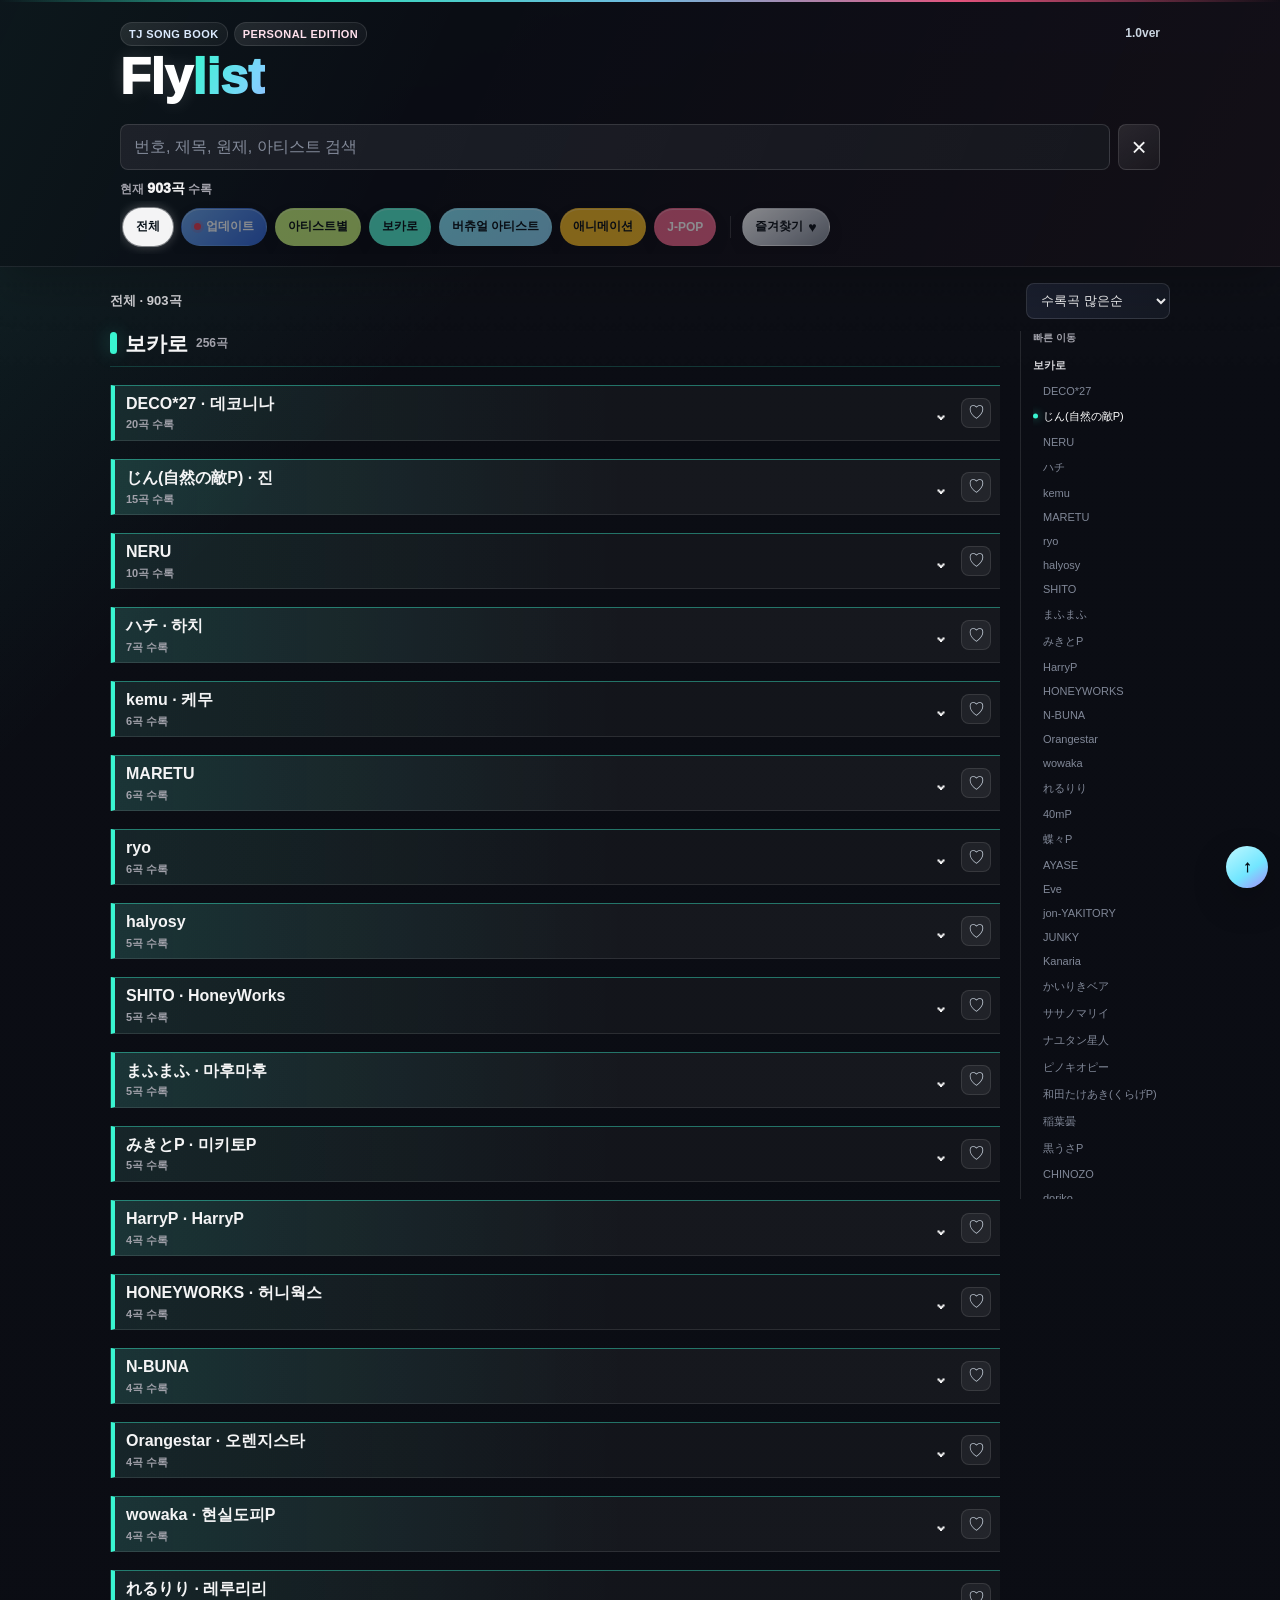
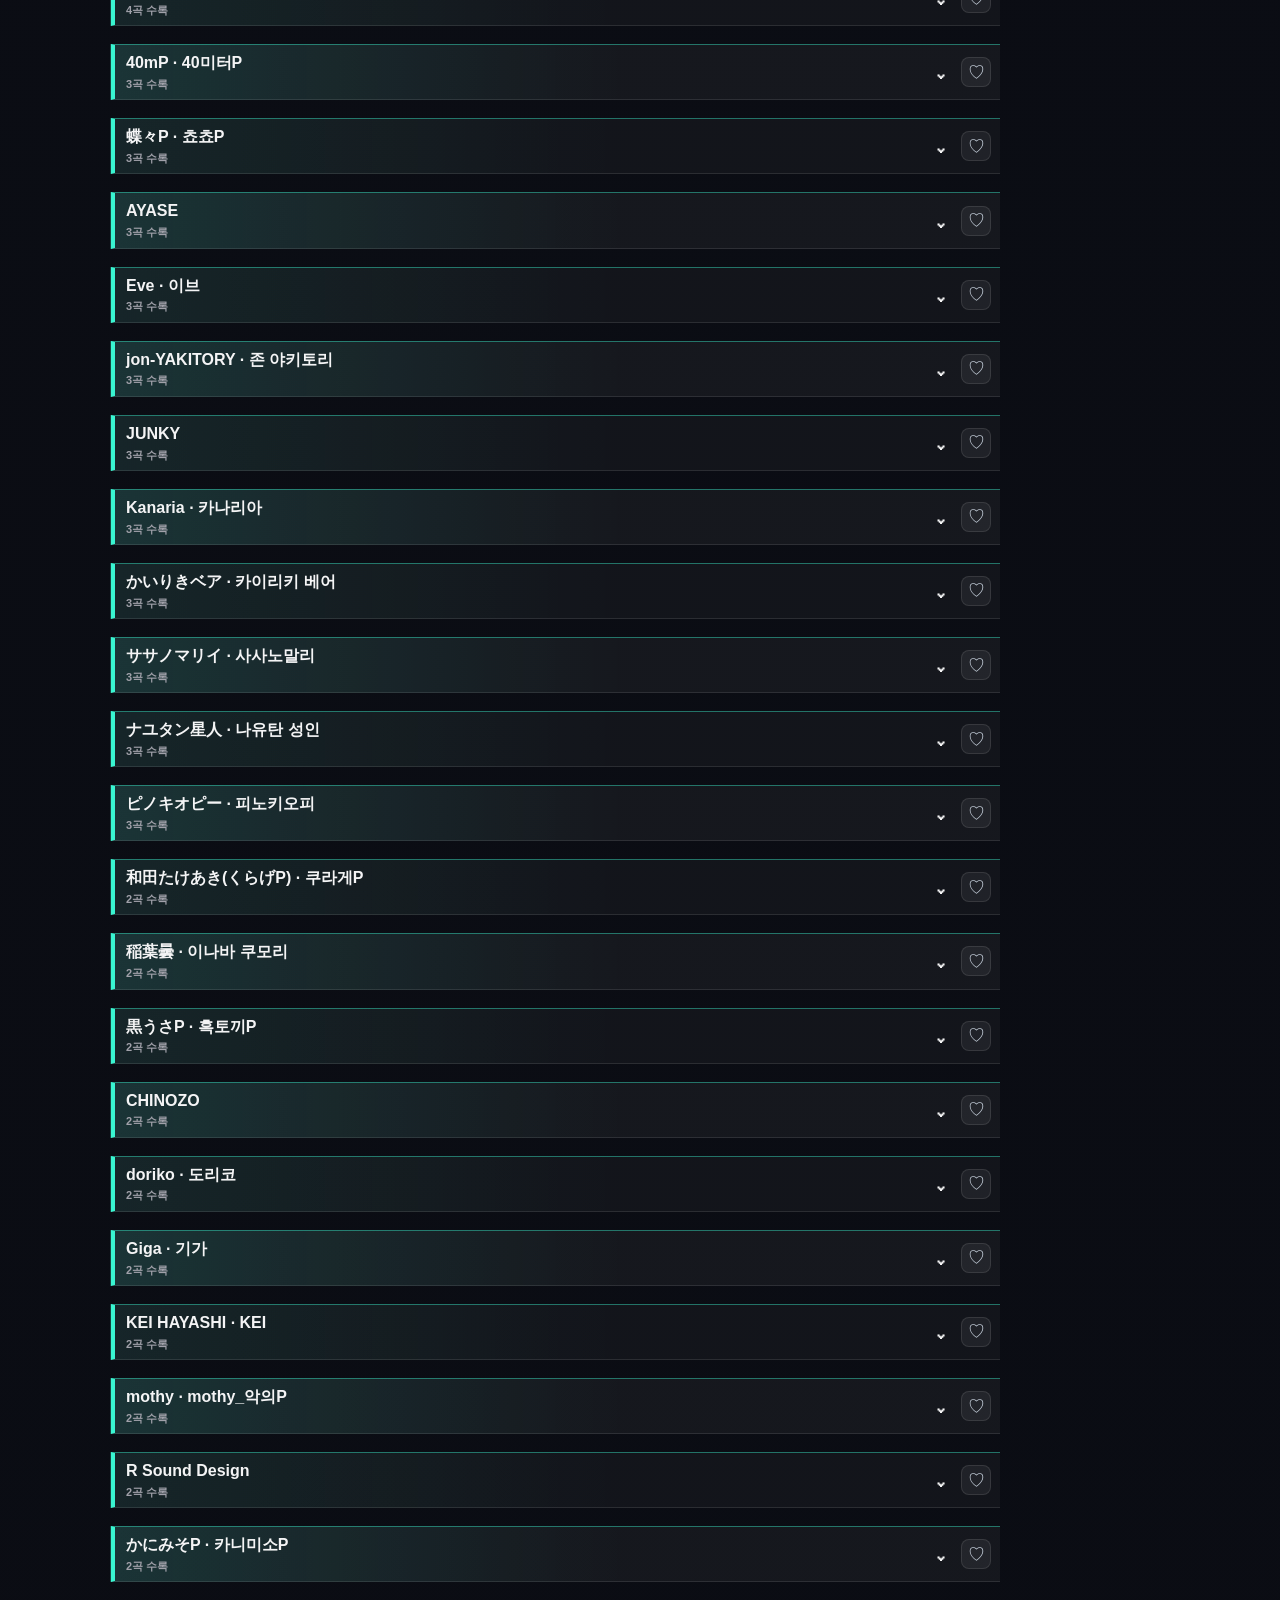
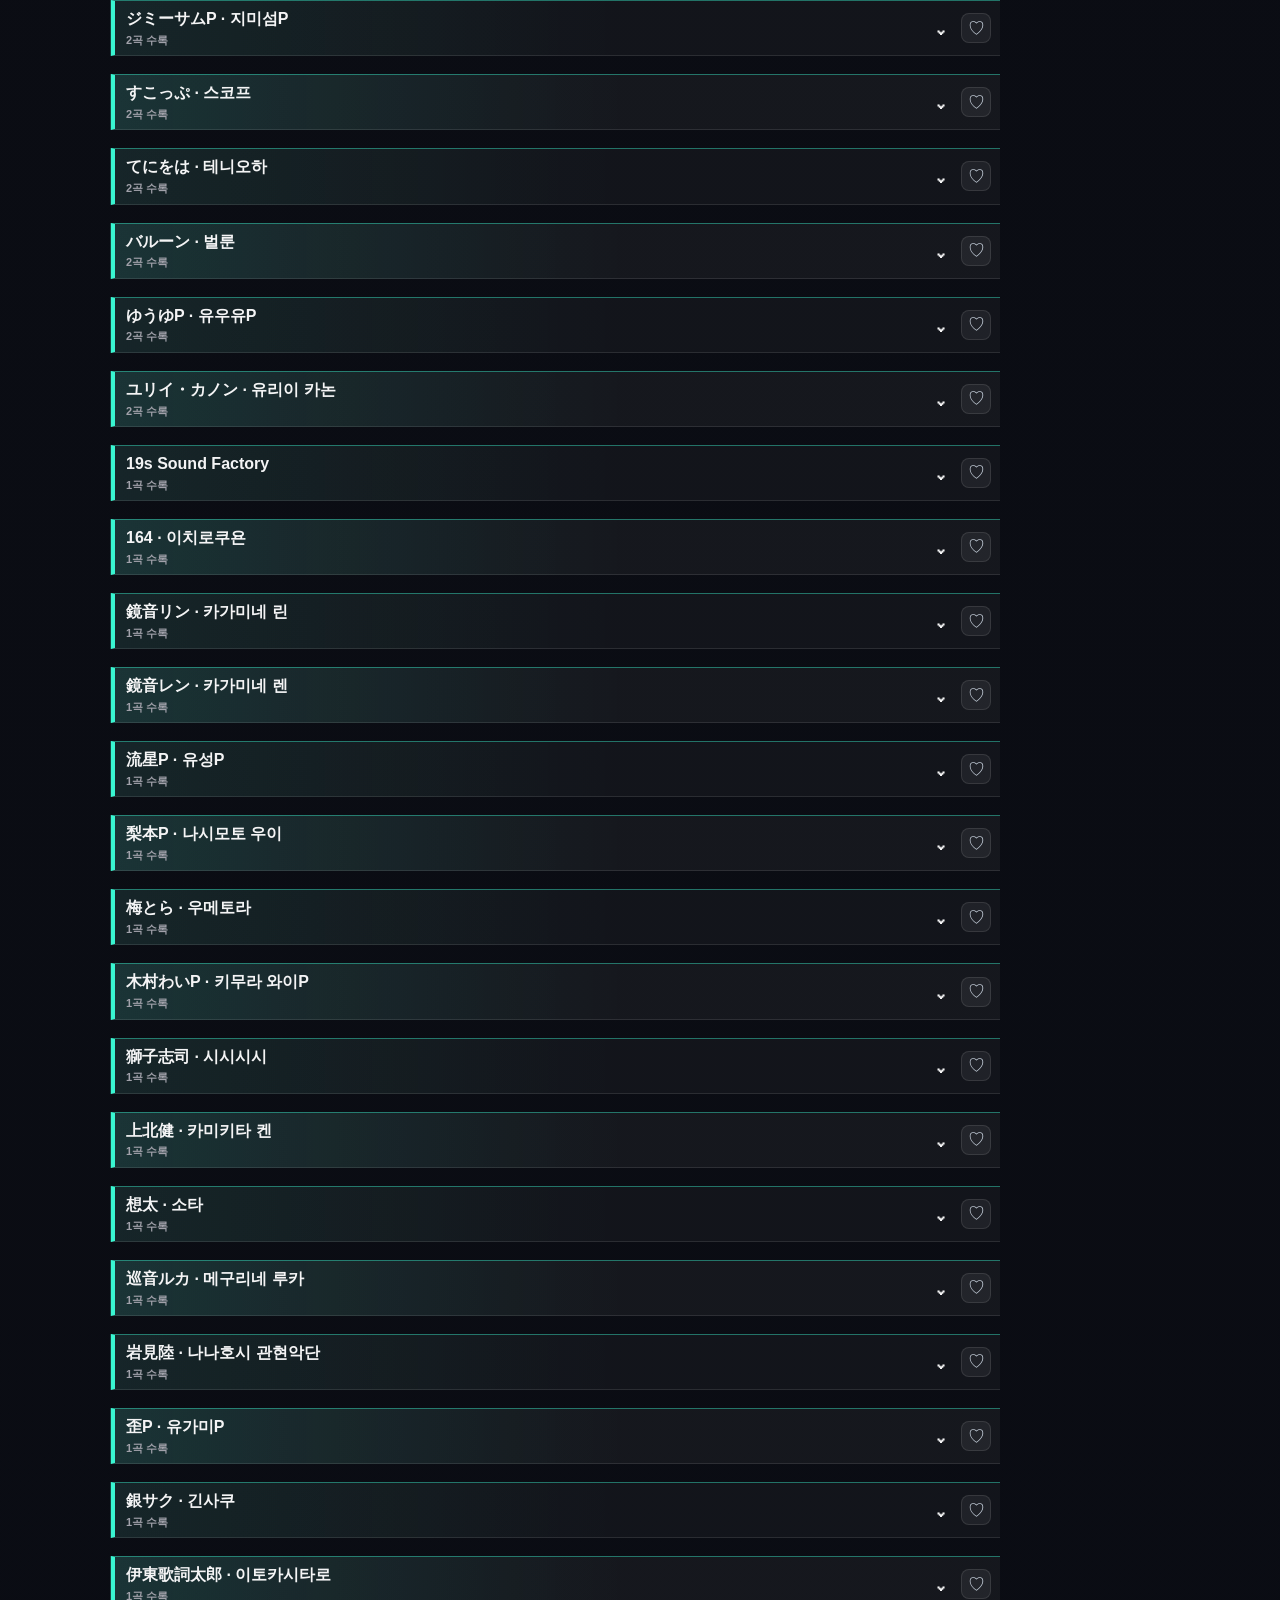
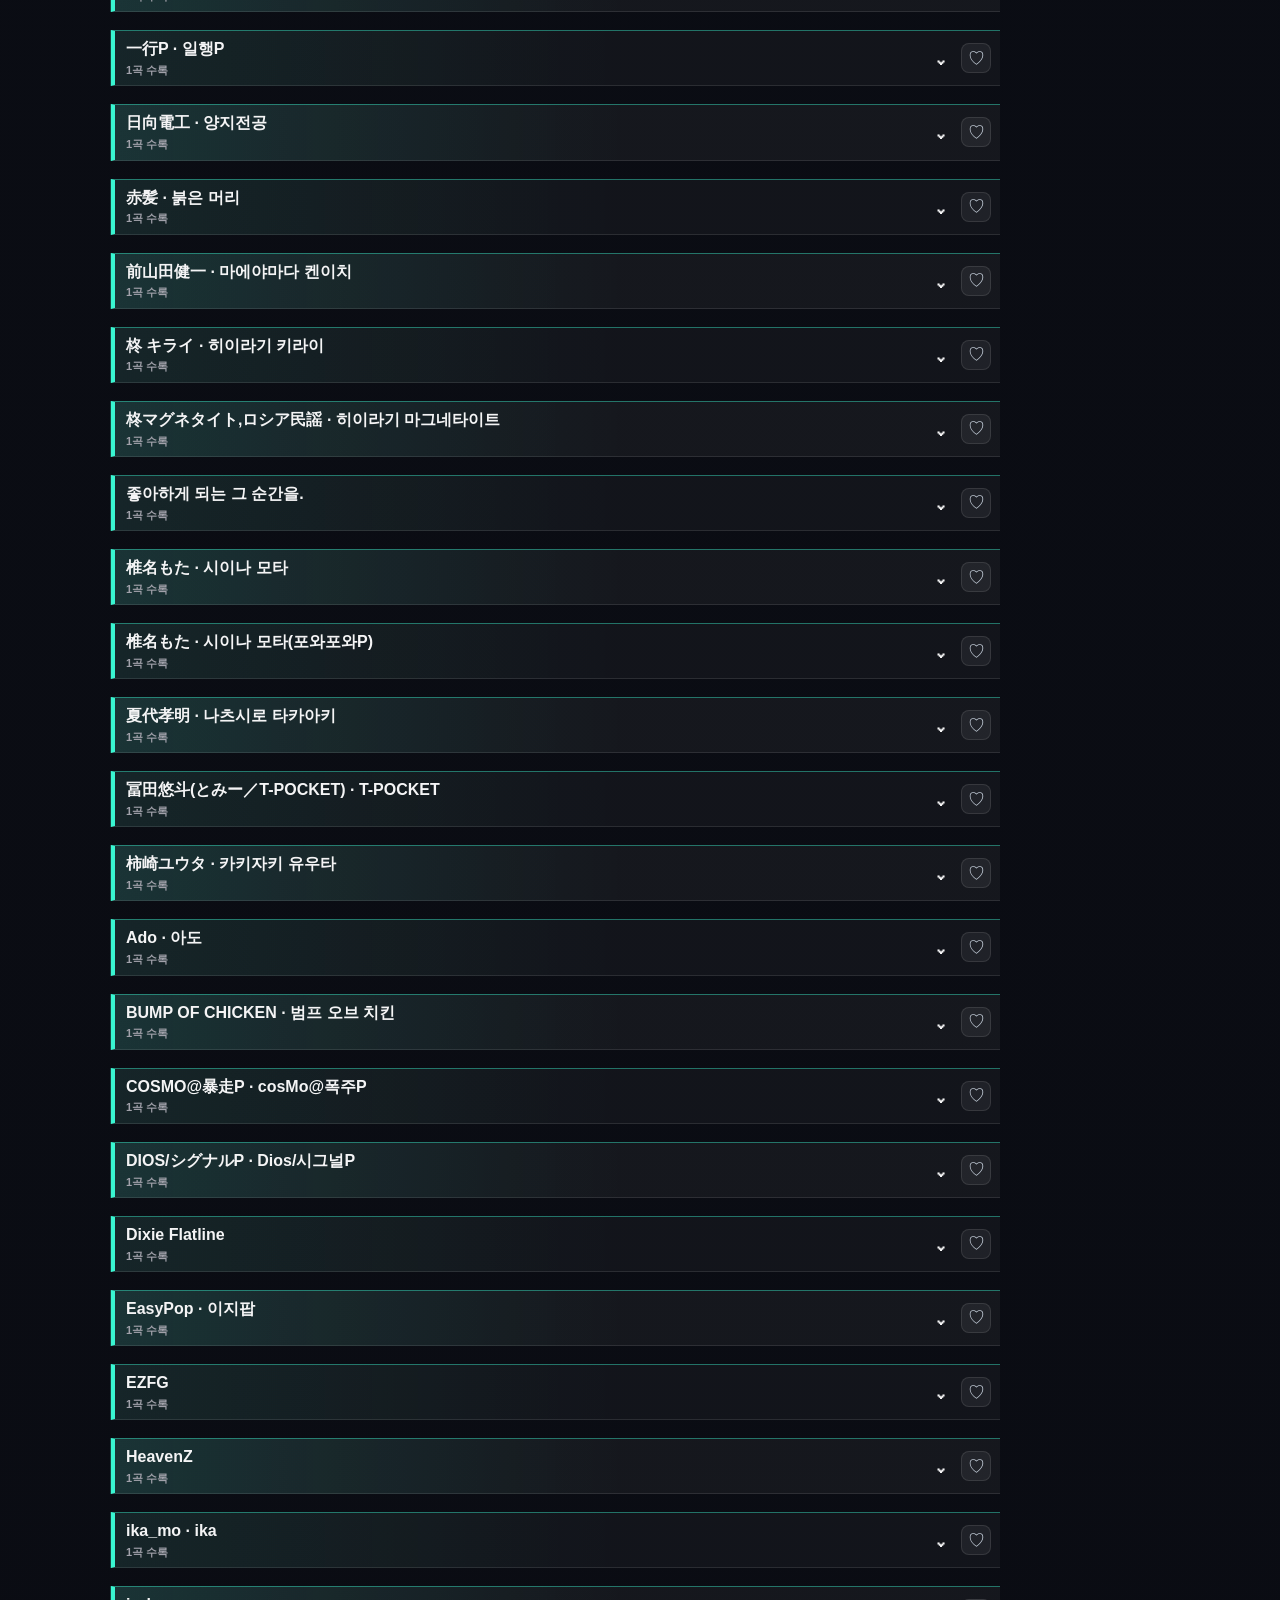
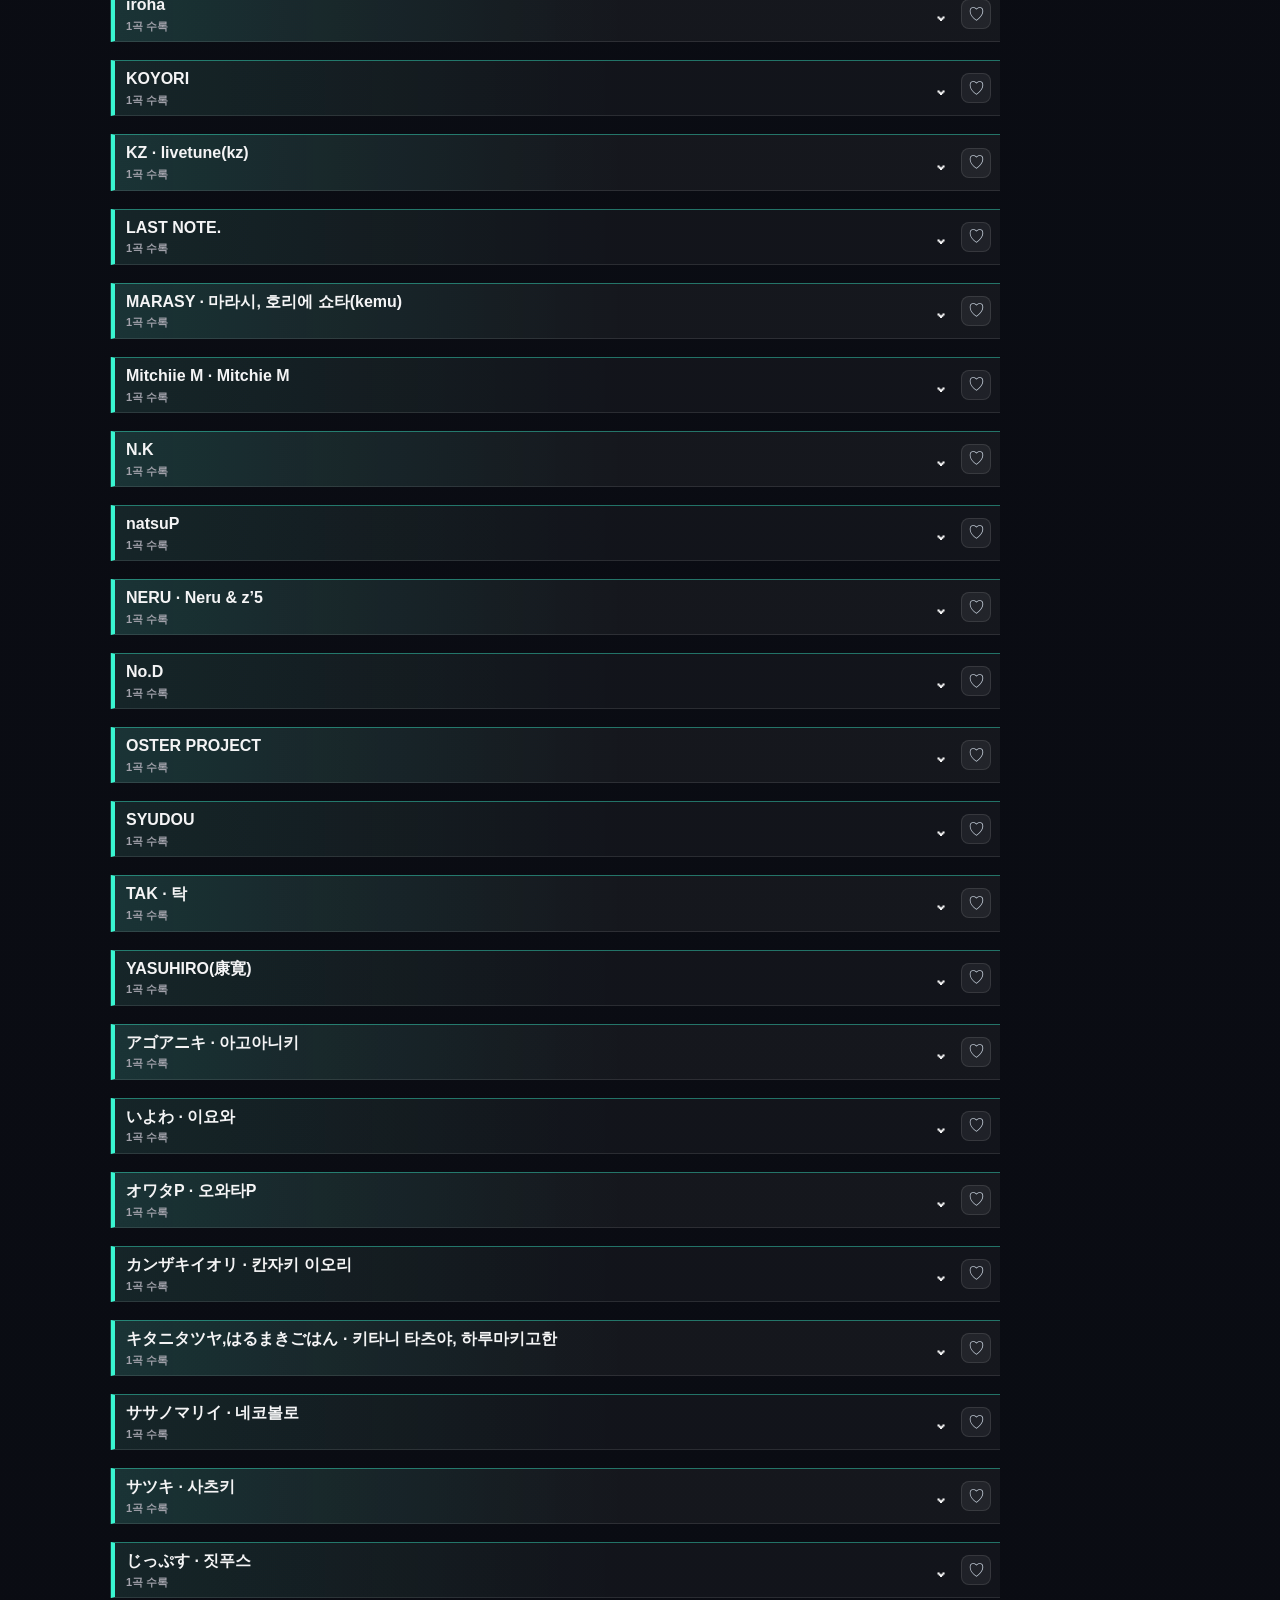
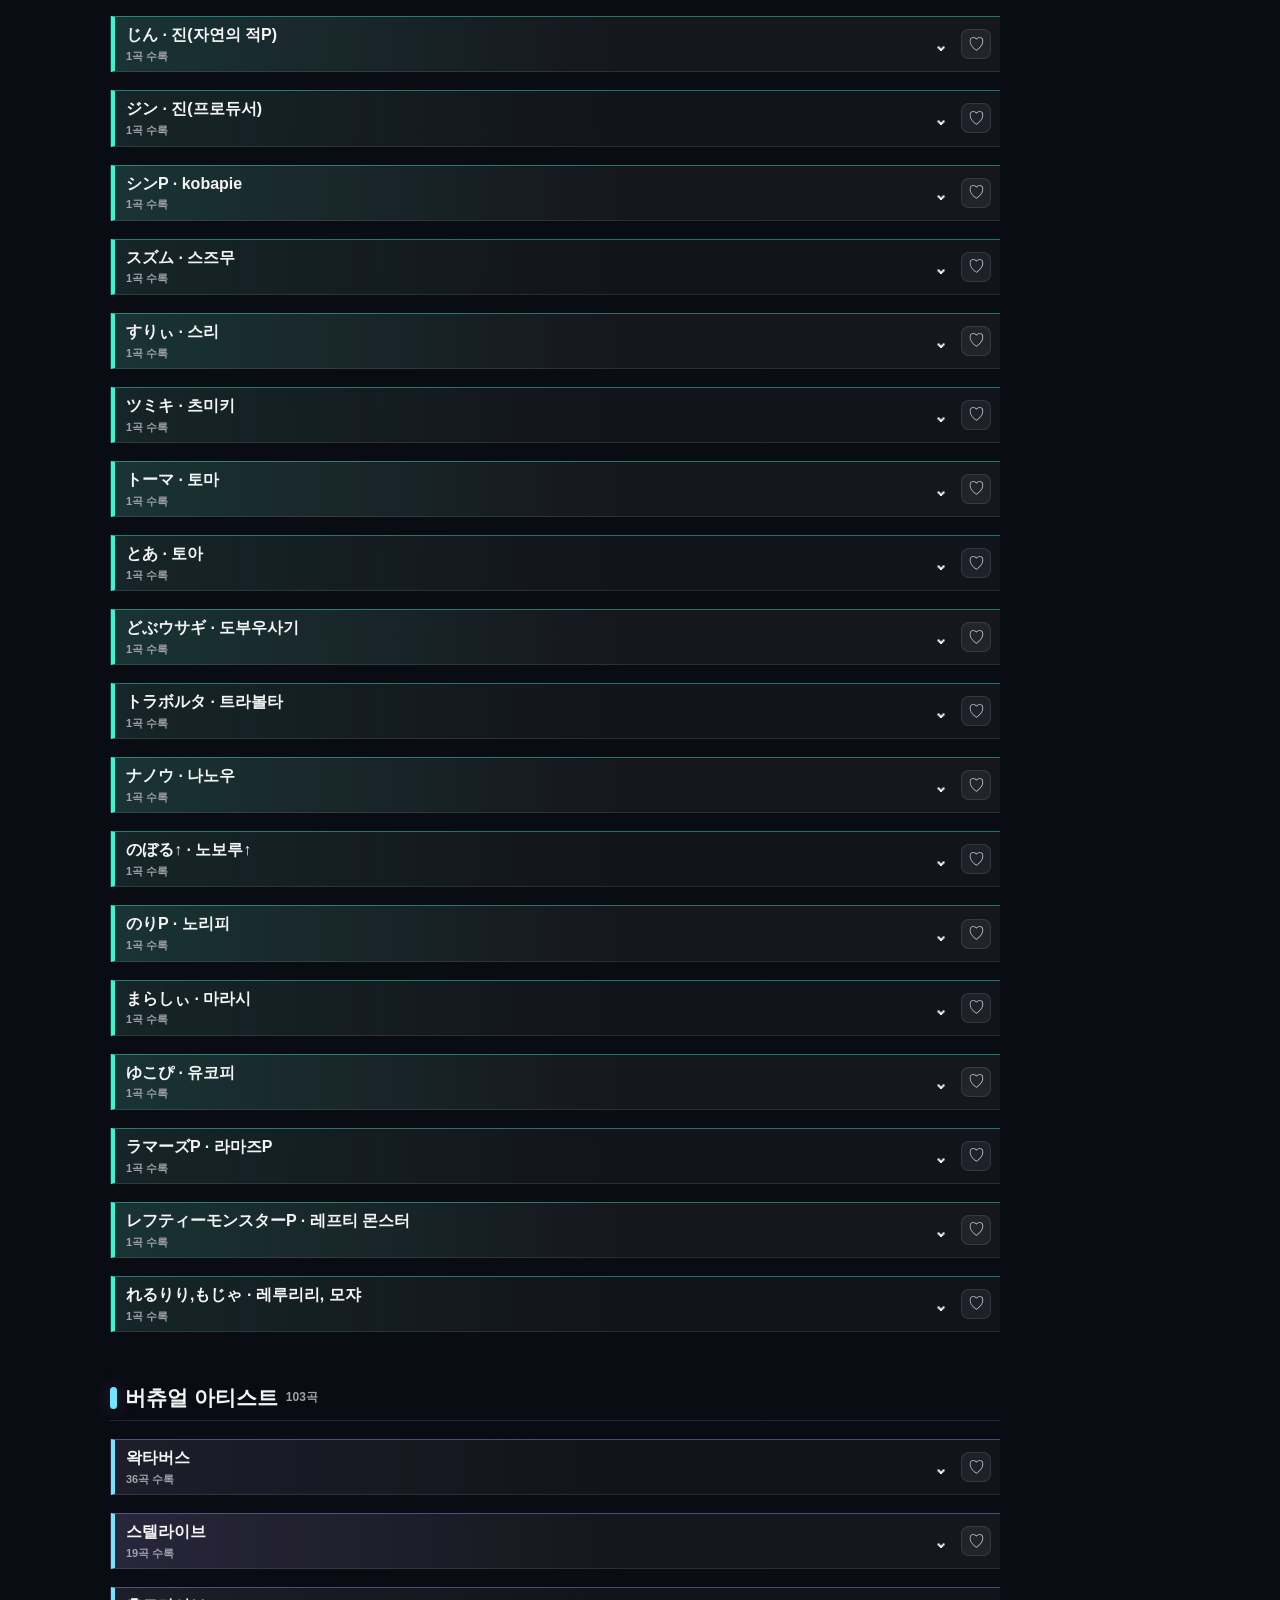
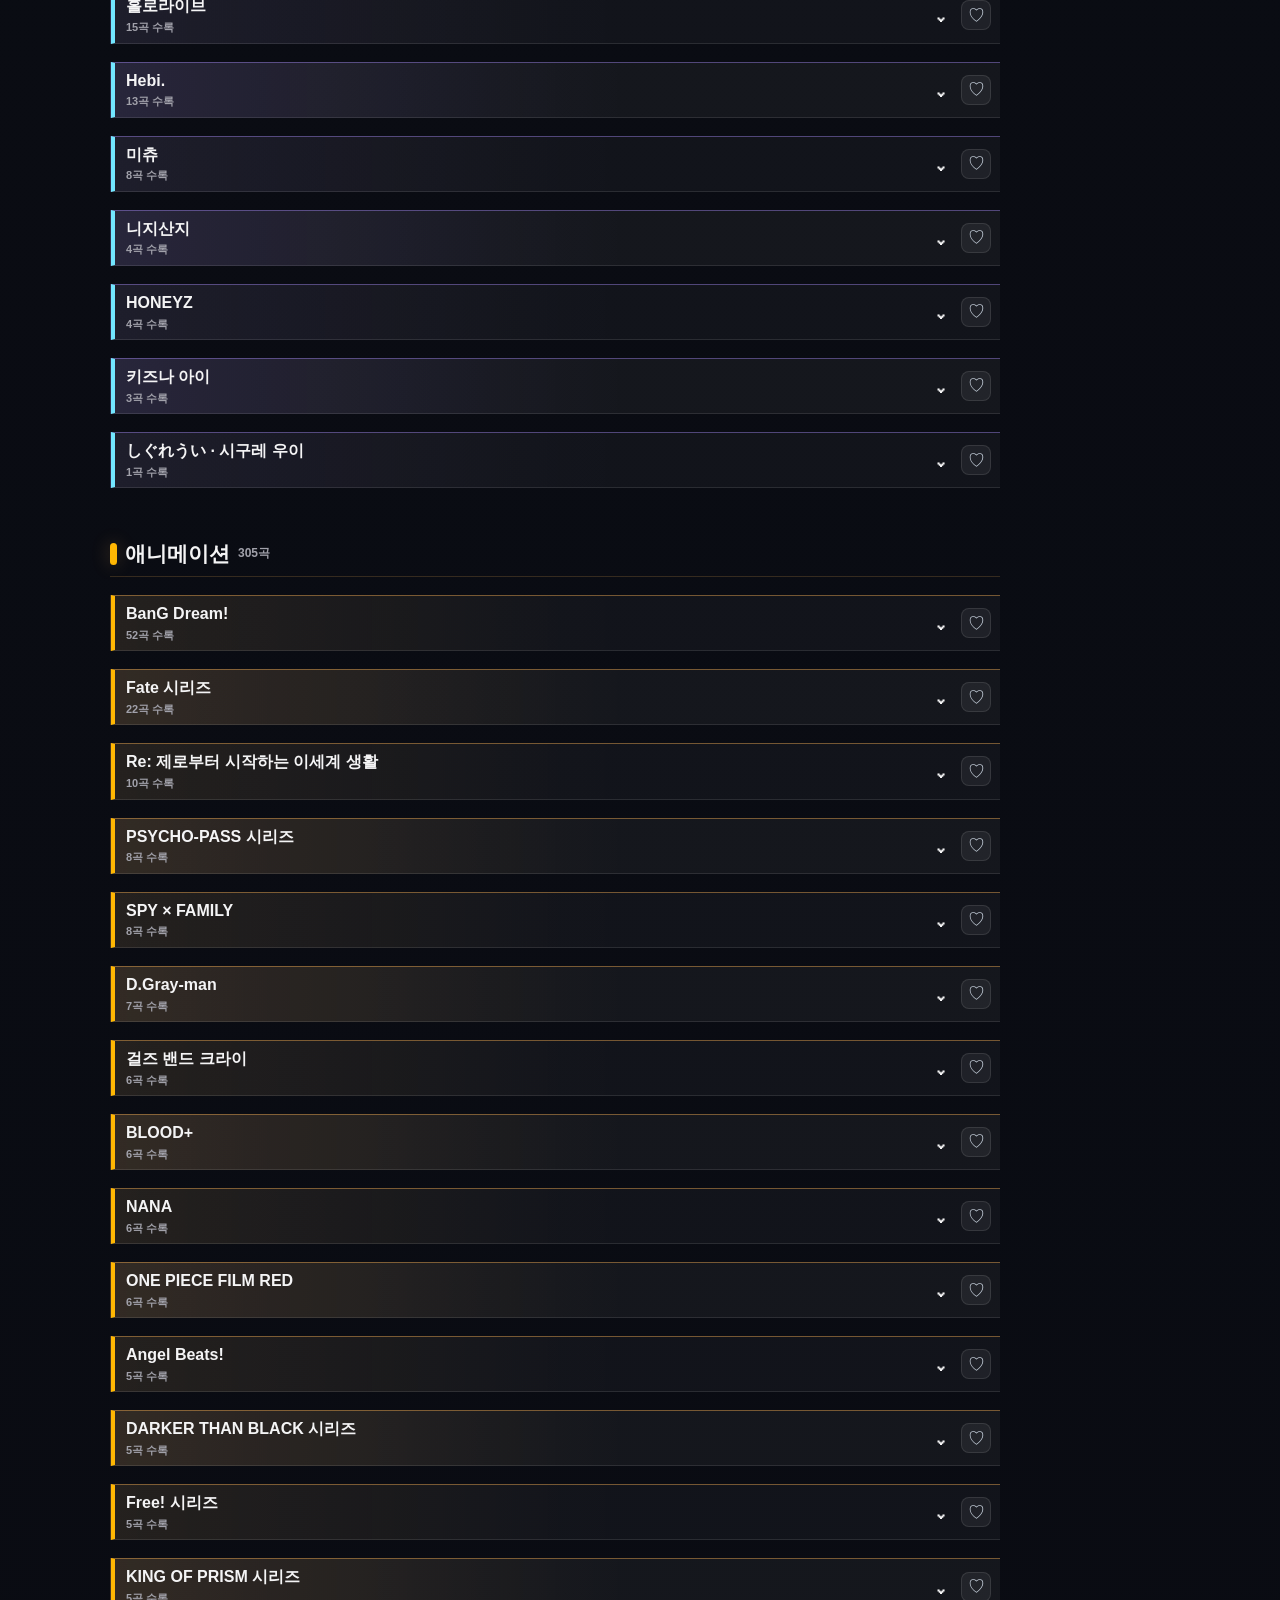
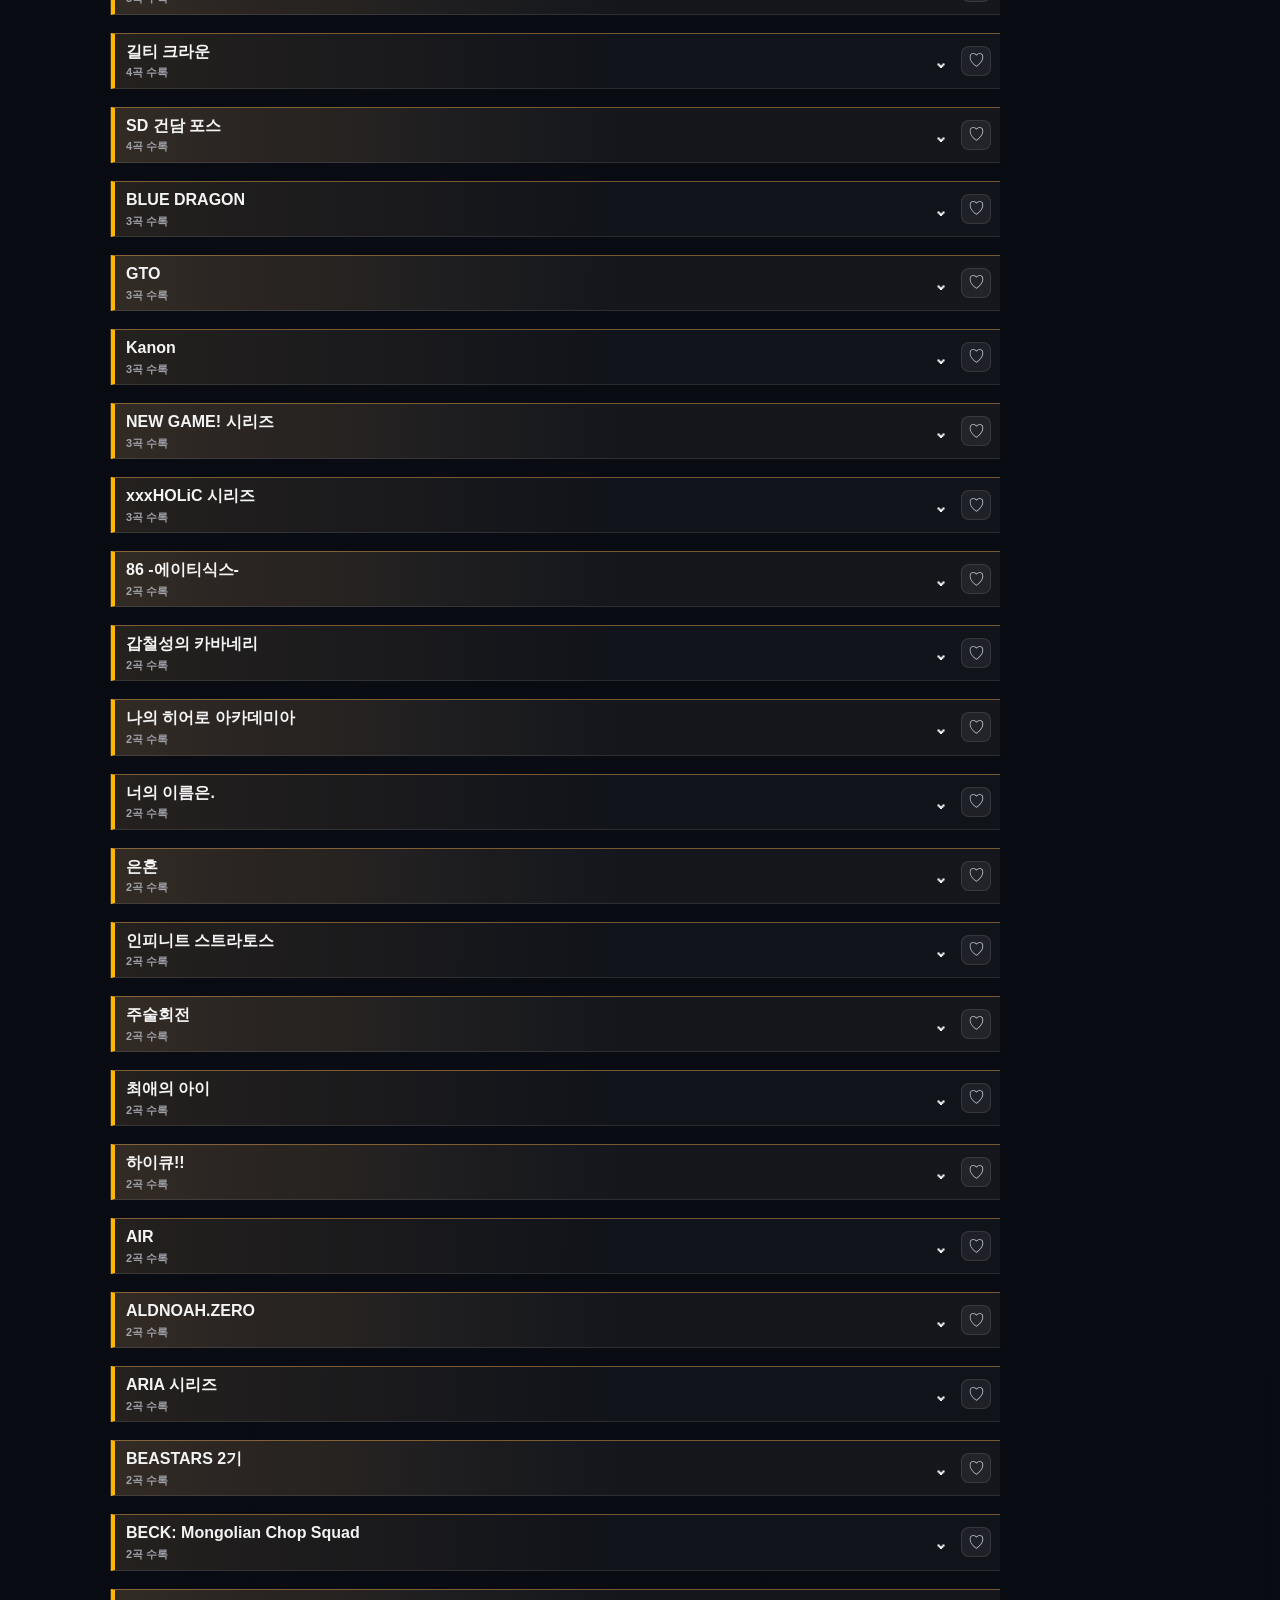
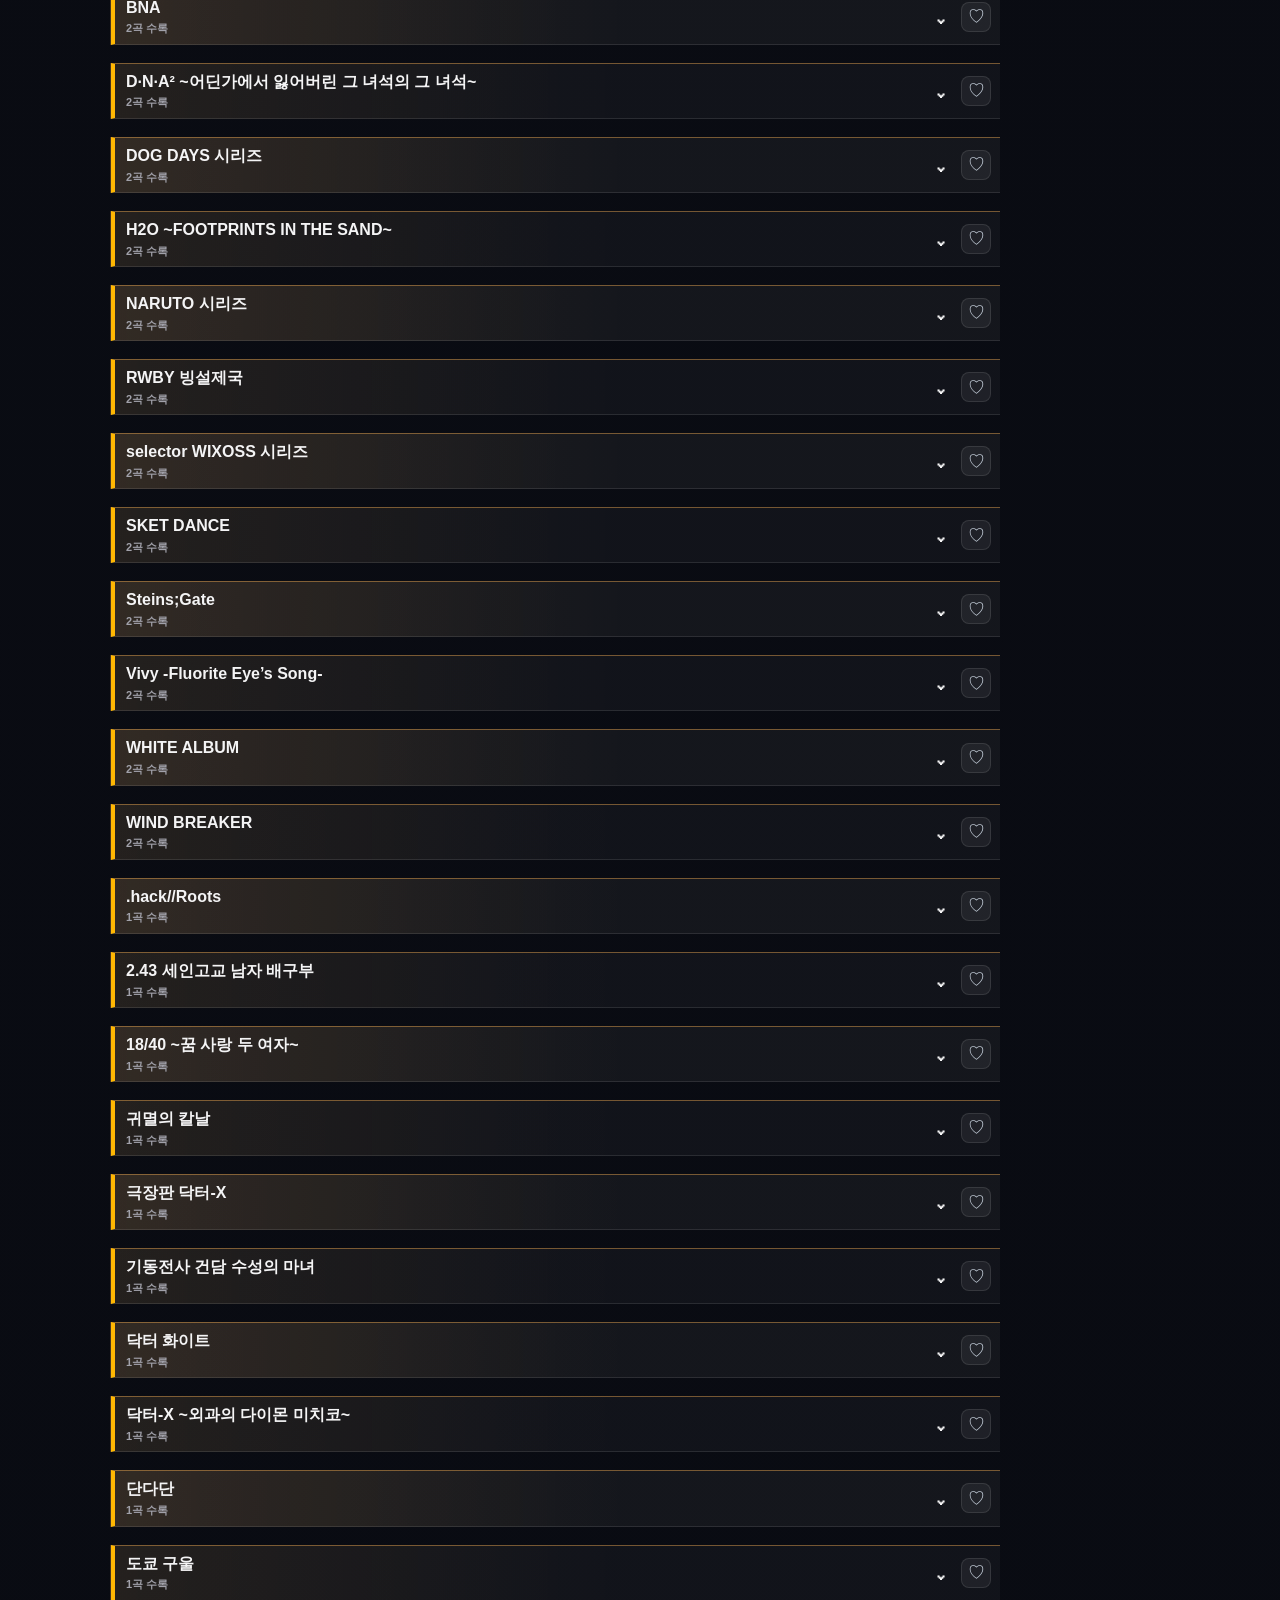
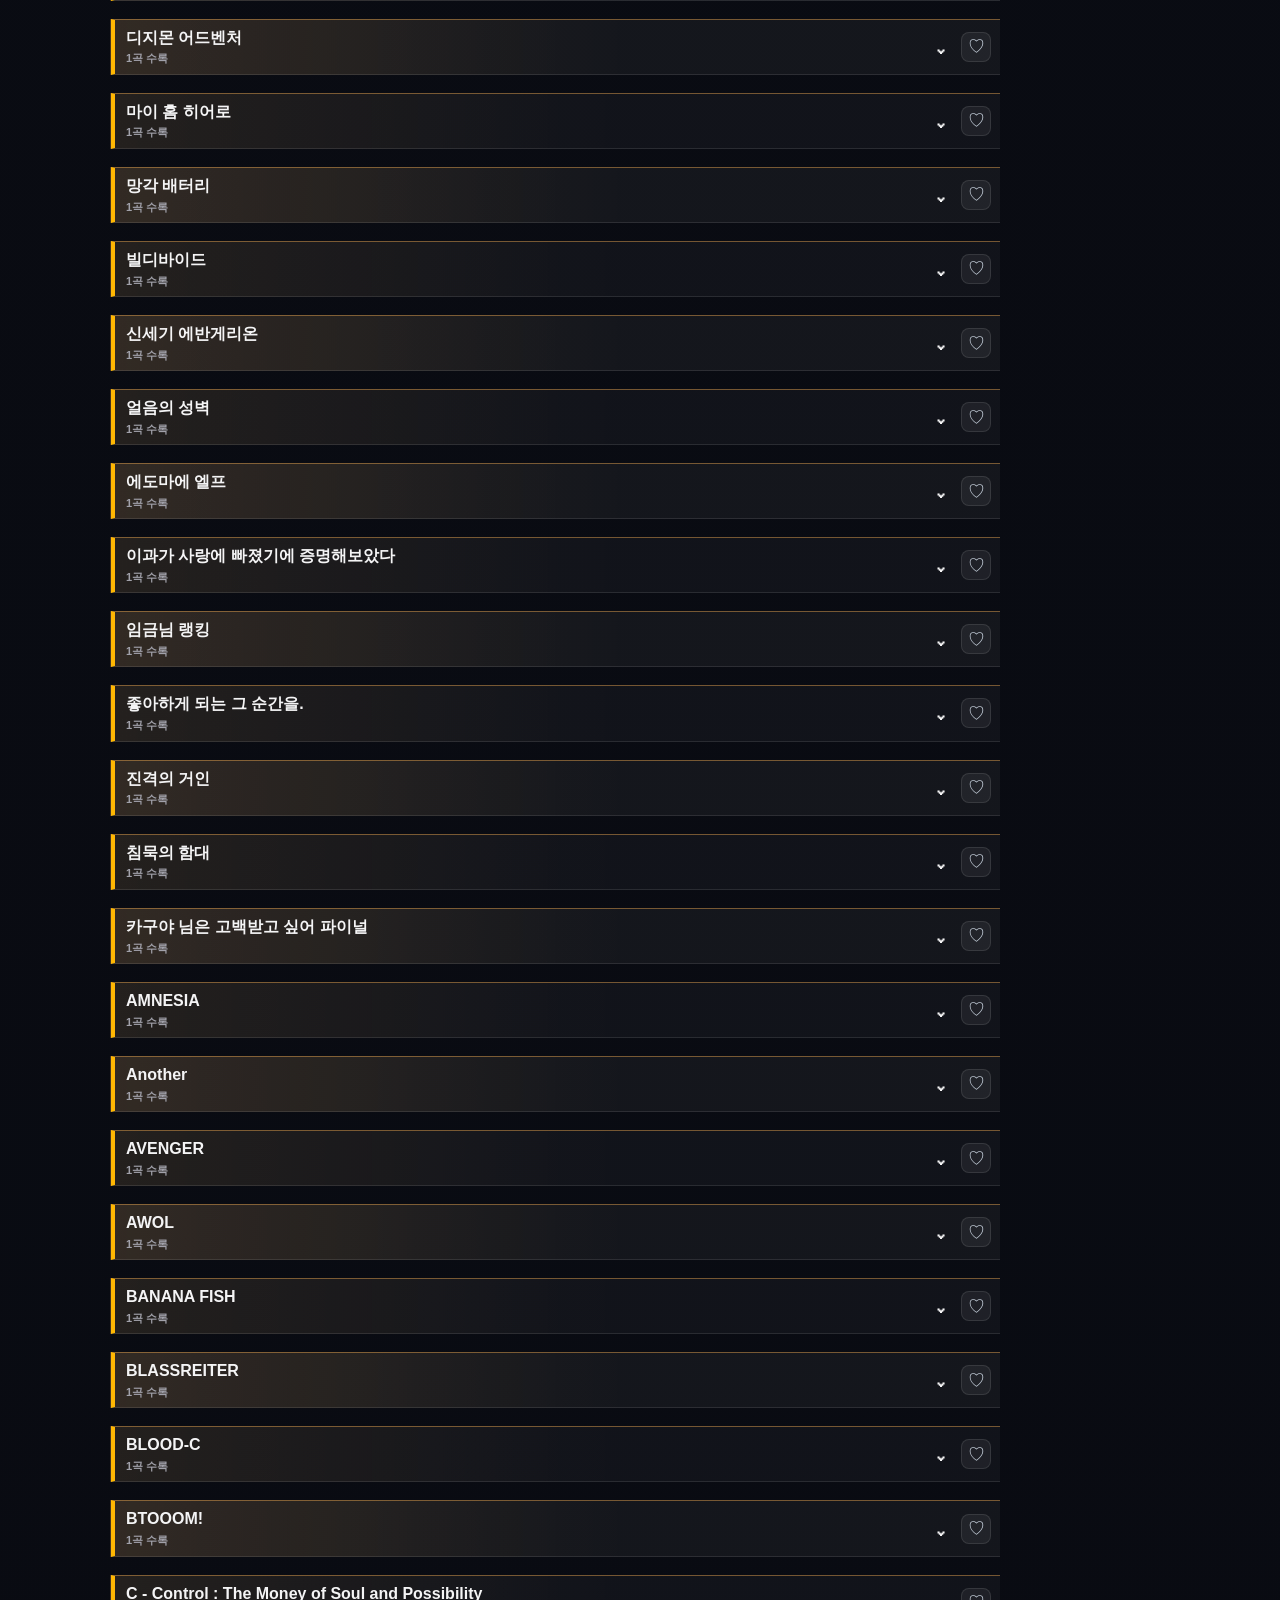
<file: index.html>
<!doctype html>
<html lang="ko">
<head>
  <meta charset="utf-8">
  <meta name="viewport" content="width=device-width, initial-scale=1, viewport-fit=cover">
  <meta name="theme-color" content="#0b0d14">
  <title>Flylist</title>
  <link rel="stylesheet" href="./styles.css?v=20260724-2">
  <link rel="stylesheet" href="./custom.css?v=20260722-2">
  <script src="./data.js?v=20260722-4" defer></script>
  <script src="./app.js?v=20260724-3" defer></script>
</head>
<body id="top">
  <div id="mainApp">
    <header class="app-header">
      <div class="brand-row">
        <div>
          <div class="badge-row" aria-label="Flylist edition">
            <span class="badge">TJ SONG BOOK</span>
            <span class="badge badge-soft">PERSONAL EDITION</span>
          </div>
          <h1><span>Fly</span><span>list</span></h1>
        </div>
        <div class="credit">1.0ver</div>
      </div>

      <form class="search" role="search">
        <label class="visually-hidden" for="searchInput">곡 검색</label>
        <input id="searchInput" type="search" autocomplete="off" placeholder="번호, 제목, 원제, 아티스트 검색">
        <button id="clearSearch" class="icon-button" type="button" aria-label="검색어 지우기">×</button>
      </form>

      <div id="stats" class="stats" aria-label="곡 수"></div>
      <nav id="categoryTabs" class="tabs" aria-label="카테고리" role="tablist"></nav>
    </header>

    <main id="mainView">
      <div class="toolbar">
        <div id="resultSummary" class="result-summary"></div>
        <div class="toolbar-actions">
          <button class="index-button" type="button" data-open-index aria-label="빠른 이동 열기"><span class="index-button-icon" aria-hidden="true">⚡︎</span><span>빠른 이동</span></button>
          <label class="select-wrap">
            <span class="visually-hidden">정렬</span>
            <select id="sortSelect">
              <option value="count-desc">수록곡 많은순</option>
              <option value="count-asc">수록곡 적은순</option>
              <option value="group-name">가수·작품명순</option>
            </select>
          </label>
        </div>
      </div>

      <section id="updateSummary" class="update-summary" hidden></section>
      <div class="content-layout">
        <section id="songList" class="song-list" aria-live="polite"></section>
        <aside id="sectionIndex" class="section-index" aria-label="빠른 이동"></aside>
      </div>
      <p id="emptyState" class="empty-state" hidden>검색 결과가 없다요.</p>
    </main>
  </div>

  <section id="favoritesView" class="favorites-view" hidden>
    <header class="favorites-header">
      <div class="favorites-header-inner">
        <button id="favoritesBack" class="back-button" type="button" aria-label="Flylist로 돌아가기">←</button>
        <div>
          <h2>즐겨찾기</h2>
          <p>아티스트와 개별 곡을 한곳에</p>
        </div>
        <span class="favorites-mark" aria-hidden="true">♥</span>
      </div>
    </header>

    <div class="favorites-inner">
      <nav id="favoriteCategoryTabs" class="favorite-tabs" aria-label="즐겨찾기 카테고리" role="tablist"></nav>
      <div class="favorite-toolbar">
        <div id="favoriteResultSummary" class="result-summary"></div>
        <button class="index-button" type="button" data-open-index aria-label="즐겨찾기 빠른 이동 열기"><span class="index-button-icon" aria-hidden="true">⚡︎</span><span>빠른 이동</span></button>
      </div>
      <div class="content-layout">
        <section id="favoriteSongList" class="song-list" aria-live="polite"></section>
        <aside id="favoriteSectionIndex" class="section-index" aria-label="즐겨찾기 빠른 이동"></aside>
      </div>
      <p id="favoriteEmptyState" class="empty-state" hidden>즐겨찾기한 곡이 없다요.</p>
    </div>
  </section>

  <div id="indexDrawer" class="index-drawer" hidden>
    <button class="index-drawer-backdrop" type="button" data-close-index aria-label="목차 닫기"></button>
    <section class="index-drawer-panel" role="dialog" aria-modal="true" aria-labelledby="indexDrawerTitle">
      <div class="index-drawer-head">
        <h2 id="indexDrawerTitle">빠른 이동</h2>
        <button class="drawer-close" type="button" data-close-index aria-label="목차 닫기">×</button>
      </div>
      <nav id="indexDrawerNav" class="index-drawer-nav" aria-label="빠른 이동 항목"></nav>
    </section>
  </div>

  <div id="toast" class="toast" role="status" aria-live="polite"></div>
  <a class="top-link" href="#top" aria-label="맨 위로">↑</a>
</body>
</html>
</file>
<file: styles.css>
:root {
  --bg: #0b0d14;
  --bg-deep: #070910;
  --panel: #151923;
  --panel-strong: #1b2030;
  --line: rgba(255, 255, 255, .11);
  --line-bright: rgba(255, 255, 255, .18);
  --text: #f4f4f5;
  --muted: #a1a1aa;
  --miku: #39f5d1;
  --virtual: #a78bfa;
  --anime: #ffb454;
  --jpop: #ff5c8a;
  --ink: #071018;
  --shadow: 0 14px 36px rgba(0, 0, 0, .24);
  --shadow-soft: 0 6px 18px rgba(0, 0, 0, .16);
  --ease: cubic-bezier(.2, .8, .2, 1);
  color-scheme: dark;
}

* {
  box-sizing: border-box;
}

html {
  scroll-behavior: smooth;
  background: var(--bg-deep);
}

body {
  margin: 0;
  min-width: 280px;
  min-height: 100vh;
  min-height: 100dvh;
  overflow-x: hidden;
  background:
    linear-gradient(180deg, rgba(255, 255, 255, .045), transparent 24rem),
    linear-gradient(135deg, rgba(57, 245, 209, .10), transparent 34rem),
    linear-gradient(315deg, rgba(167, 139, 250, .085), transparent 36rem),
    linear-gradient(180deg, var(--bg), var(--bg-deep));
  background-size: 100% 100%, 135% 135%, 135% 135%, auto;
  color: var(--text);
  font-family: -apple-system, BlinkMacSystemFont, "Segoe UI", "Noto Sans KR", "Apple SD Gothic Neo", sans-serif;
  -webkit-text-size-adjust: 100%;
}

button,
input,
select {
  font: inherit;
}

button,
select {
  cursor: pointer;
  touch-action: manipulation;
}

button:focus-visible,
input:focus-visible,
select:focus-visible,
a:focus-visible {
  outline: 2px solid #a5f3fc;
  outline-offset: 3px;
}

.visually-hidden {
  position: absolute;
  width: 1px;
  height: 1px;
  padding: 0;
  margin: -1px;
  overflow: hidden;
  clip: rect(0, 0, 0, 0);
  white-space: nowrap;
  border: 0;
}

.app-header {
  position: relative;
  z-index: 20;
  overflow: hidden;
  padding: max(18px, env(safe-area-inset-top)) max(12px, env(safe-area-inset-right)) 12px max(12px, env(safe-area-inset-left));
  border-bottom: 1px solid rgba(255, 255, 255, .08);
  background:
    linear-gradient(115deg, rgba(57, 245, 209, .045), transparent 34%, rgba(255, 92, 138, .035)),
    rgba(11, 13, 20, .97);
  box-shadow: 0 18px 42px rgba(0, 0, 0, .22);
}

.app-header::before {
  content: "";
  position: absolute;
  inset: 0 0 auto;
  height: 2px;
  background: linear-gradient(90deg, transparent, var(--miku), #7dd3fc, var(--jpop), transparent);
  opacity: .88;
}

.app-header > * {
  position: relative;
}

.brand-row {
  display: flex;
  justify-content: space-between;
  gap: 12px;
  align-items: flex-start;
  max-width: 860px;
  margin: 0 auto;
}

.brand-row > * {
  min-width: 0;
}

.badge-row {
  display: flex;
  gap: 6px;
  flex-wrap: wrap;
  margin-bottom: 8px;
}

.badge {
  display: inline-flex;
  align-items: center;
  min-height: 24px;
  border: 1px solid rgba(255, 255, 255, .10);
  border-radius: 999px;
  padding: 4px 8px;
  background: linear-gradient(145deg, rgba(255, 255, 255, .10), rgba(255, 255, 255, .035));
  color: #dbeafe;
  font-size: 11px;
  font-weight: 800;
  letter-spacing: .04em;
}

.badge-soft {
  color: #ffe0ec;
}

h1 {
  margin: 0;
  font-size: 42px;
  line-height: .95;
  font-weight: 1000;
  letter-spacing: 0;
}

h1 span:first-child {
  color: #fff;
  text-shadow: 0 0 18px rgba(255, 255, 255, .14);
}

h1 span:last-child {
  background: linear-gradient(115deg, var(--miku), #7dd3fc 32%, #c084fc 66%, var(--jpop), var(--miku));
  background-size: 300% 100%;
  -webkit-background-clip: text;
  background-clip: text;
  color: transparent;
  animation: logoColorShift 4s ease-in-out infinite alternate;
}

@keyframes logoColorShift {
  from { background-position: 0% 50%; }
  to { background-position: 100% 50%; }
}

.credit {
  flex: 0 0 auto;
  margin-top: 4px;
  color: #cbd5e1;
  font-size: 12px;
  font-weight: 800;
  white-space: nowrap;
}

.search {
  display: grid;
  grid-template-columns: 1fr 42px;
  gap: 8px;
  max-width: 860px;
  margin: 22px auto 0;
}

.search input {
  width: 100%;
  min-height: 46px;
  border: 1px solid rgba(255, 255, 255, .12);
  border-radius: 8px;
  padding: 0 13px;
  outline: none;
  background:
    linear-gradient(110deg, rgba(255, 255, 255, .075), rgba(255, 255, 255, .035)),
    rgba(13, 16, 24, .72);
  color: var(--text);
  font-size: 16px;
}

.search input::placeholder {
  color: #838a99;
  opacity: 1;
}

.search input:focus {
  border-color: rgba(57, 245, 209, .76);
  box-shadow: 0 0 0 3px rgba(57, 245, 209, .14);
}

.icon-button {
  width: 42px;
  height: 46px;
  border: 1px solid rgba(255, 255, 255, .12);
  border-radius: 8px;
  background: linear-gradient(145deg, rgba(255, 255, 255, .10), rgba(255, 255, 255, .04));
  color: var(--text);
  font-size: 26px;
  line-height: 1;
}

.stats,
.tabs {
  display: flex;
  max-width: 860px;
  margin: 10px auto 0;
  gap: 8px;
  overflow-x: auto;
  scrollbar-width: none;
  -webkit-overflow-scrolling: touch;
  overscroll-behavior-inline: contain;
  scroll-snap-type: x proximity;
}

.stats::-webkit-scrollbar,
.tabs::-webkit-scrollbar {
  display: none;
}

.tab {
  flex: 0 0 auto;
  min-height: 38px;
  border: 0;
  border-radius: 999px;
  padding: 0 12px;
  color: var(--ink);
  font-size: 12px;
  font-weight: 900;
  transition: opacity .18s ease, transform .18s var(--ease), filter .18s ease;
  box-shadow: inset 0 1px 0 rgba(255, 255, 255, .28), 0 7px 18px rgba(0, 0, 0, .14);
  scroll-snap-align: start;
}

.tab[data-category="전체"] {
  background: #f4f4f5;
}

.tab[data-category="즐겨찾기"] {
  background: #ffe08a;
}

.tab[data-category="업데이트"] {
  background: linear-gradient(135deg, #60a5fa, #2563eb);
  color: #fff;
}

.tab[data-category="보카로"] {
  background: var(--miku);
}

.tab[data-category="버츄얼 아티스트"] {
  background: linear-gradient(135deg, var(--virtual), #7dd3fc);
}

.tab[data-category="애니메이션"] {
  background: var(--anime);
}

.tab[data-category="J-POP"] {
  background: var(--jpop);
  color: #fff;
}

.tab[aria-selected="false"] {
  opacity: .58;
}

.tab[aria-selected="true"] {
  transform: translateY(-1px);
  filter: saturate(1.16);
}

main {
  width: min(860px, 100%);
  margin: 0 auto;
  padding: 16px max(10px, env(safe-area-inset-right)) calc(52px + env(safe-area-inset-bottom)) max(10px, env(safe-area-inset-left));
}

.toolbar {
  display: flex;
  align-items: center;
  justify-content: space-between;
  gap: 10px;
  margin-bottom: 12px;
}

.toolbar > * {
  min-width: 0;
}

.result-summary {
  color: #d4d4d8;
  font-size: 13px;
  font-weight: 800;
}

.select-wrap {
  flex: 0 0 auto;
}

select {
  min-height: 36px;
  border: 1px solid rgba(255, 255, 255, .12);
  border-radius: 8px;
  padding: 0 30px 0 10px;
  background: linear-gradient(145deg, var(--panel-strong), var(--panel));
  color: var(--text);
  font-size: 13px;
  color-scheme: dark;
}

select option {
  background: #171b26;
  color: #f4f4f5;
}

select option:checked {
  background: #2563eb;
  color: #fff;
}

.song-list {
  display: flex;
  flex-direction: column;
  gap: 24px;
}

.section-title {
  display: flex;
  align-items: center;
  gap: 8px;
  margin: 0 0 10px;
  border-bottom: 1px solid rgba(var(--accent-rgb, 203, 213, 225), .18);
  padding-bottom: 10px;
  font-size: 21px;
  line-height: 1.2;
  letter-spacing: 0;
}

.section-title::before {
  content: "";
  flex: 0 0 auto;
  width: 7px;
  height: 22px;
  border-radius: 999px;
  background: var(--accent, #cbd5e1);
  box-shadow: 0 0 18px rgba(var(--accent-rgb, 203, 213, 225), .28);
}

.section-title small,
.group-title small {
  color: var(--muted);
  font-size: 12px;
}

.group-title {
  margin: 18px 0 8px;
  border-left: 3px solid var(--accent, #cbd5e1);
  padding-left: 8px;
  color: var(--accent, #e5e7eb);
  font-size: 15px;
  line-height: 1.25;
}

.cards {
  display: grid;
  gap: 8px;
}

.song-card {
  position: relative;
  display: grid;
  grid-template-columns: minmax(58px, auto) 1fr auto;
  gap: 10px;
  align-items: start;
  overflow: hidden;
  border: 1px solid var(--line);
  border-radius: 8px;
  padding: 10px;
  background:
    linear-gradient(125deg, rgba(var(--accent-rgb, 255, 255, 255), .085), transparent 42%),
    rgba(23, 26, 35, .94);
  box-shadow: var(--shadow-soft), inset 0 1px 0 rgba(255, 255, 255, .035);
  transition: border-color .18s ease, box-shadow .18s ease, transform .18s var(--ease), background .18s ease;
  content-visibility: auto;
  contain-intrinsic-size: auto 112px;
}

.song-card::before {
  content: "";
  position: absolute;
  inset: 0 auto 0 0;
  width: 3px;
  background: var(--accent, #e5e7eb);
  opacity: .92;
}

.song-number {
  position: relative;
  z-index: 1;
  min-width: 58px;
  border: 0;
  border-radius: 999px;
  padding: 7px 8px;
  background: linear-gradient(145deg, rgba(255, 255, 255, .34), transparent 58%), var(--accent, #e5e7eb);
  color: var(--accent-ink, var(--ink));
  font-size: 16px;
  font-weight: 950;
  line-height: 1.1;
  text-align: center;
  user-select: text;
  box-shadow: 0 7px 18px rgba(var(--accent-rgb, 255, 255, 255), .13), inset 0 1px 0 rgba(255, 255, 255, .55);
  transition: transform .18s var(--ease), box-shadow .18s ease;
}

.song-number:active {
  transform: scale(.96);
}

.song-body {
  position: relative;
  z-index: 1;
  min-width: 0;
}

.song-title {
  color: #fff;
  font-size: 16px;
  font-weight: 900;
  line-height: 1.35;
  word-break: keep-all;
  overflow-wrap: anywhere;
}

.song-original {
  margin-top: 3px;
  color: #d7dae2;
  font-size: 13px;
  line-height: 1.35;
  word-break: break-word;
}

.song-artist {
  margin-top: 3px;
  color: var(--muted);
  font-size: 12px;
  line-height: 1.35;
  overflow-wrap: anywhere;
}

.song-tag {
  position: relative;
  display: inline-flex;
  vertical-align: top;
  max-width: 100%;
  margin-top: 7px;
  margin-right: 5px;
  border: 1px solid rgba(var(--accent-rgb, 203, 213, 225), .34);
  border-radius: 999px;
  padding: 4px 7px;
  background:
    linear-gradient(180deg, rgba(var(--accent-rgb, 203, 213, 225), .10), transparent),
    #1c2230;
  color: #e5edf8;
  font-size: 11px;
  font-weight: 800;
  line-height: 1.2;
  box-shadow: inset 0 0 0 1px rgba(255, 255, 255, .025);
  overflow-wrap: anywhere;
}

.favorite {
  position: relative;
  z-index: 1;
  width: 36px;
  height: 36px;
  border: 1px solid rgba(255, 255, 255, .10);
  border-radius: 8px;
  background: rgba(255, 255, 255, .06);
  color: #cbd5e1;
  font-size: 20px;
  line-height: 1;
  transition: border-color .18s ease, background .18s ease, color .18s ease, transform .18s var(--ease);
}

.favorite:hover {
  transform: translateY(-1px);
}

.favorite[aria-pressed="true"] {
  color: var(--anime);
  border-color: rgba(255, 180, 84, .42);
  background: rgba(255, 180, 84, .12);
}

.empty-state {
  margin: 36px 0;
  border: 1px solid var(--line);
  border-radius: 8px;
  padding: 22px 14px;
  background: rgba(21, 25, 35, .86);
  color: #d4d4d8;
  text-align: center;
  font-weight: 800;
}

.toast {
  position: fixed;
  left: 50%;
  bottom: 18px;
  z-index: 30;
  transform: translate(-50%, 18px);
  max-width: calc(100vw - 32px);
  border: 1px solid rgba(255, 255, 255, .12);
  border-radius: 999px;
  padding: 9px 13px;
  background: rgba(244, 244, 245, .94);
  color: var(--ink);
  font-size: 13px;
  font-weight: 900;
  opacity: 0;
  pointer-events: none;
  transition: opacity .18s ease, transform .18s ease;
}

.toast.is-visible {
  opacity: 1;
  transform: translate(-50%, 0);
}

.top-link {
  position: fixed;
  right: max(12px, env(safe-area-inset-right));
  bottom: max(12px, env(safe-area-inset-bottom));
  display: flex;
  align-items: center;
  justify-content: center;
  width: 42px;
  height: 42px;
  border-radius: 999px;
  background: linear-gradient(145deg, #bff8ff, #72e6ff 58%, #a78bfa);
  color: var(--ink);
  text-decoration: none;
  font-weight: 950;
  box-shadow: var(--shadow);
}

@media (hover: hover) and (pointer: fine) {
  .song-card:hover {
    border-color: rgba(255, 255, 255, .24);
    background:
      linear-gradient(125deg, rgba(var(--accent-rgb, 255, 255, 255), .13), transparent 42%),
      rgba(28, 32, 44, .98);
    box-shadow: 0 18px 42px rgba(0, 0, 0, .24), inset 0 1px 0 rgba(255, 255, 255, .06);
    transform: translateY(-2px);
  }
}

[data-accent="보카로"] {
  --accent: var(--miku);
  --accent-rgb: 57, 245, 209;
  --chip: #bffff3;
}

[data-accent="버츄얼 아티스트"] {
  --accent: var(--virtual);
  --accent-rgb: 167, 139, 250;
  --chip: #ddd6fe;
}

[data-accent="애니메이션"] {
  --accent: var(--anime);
  --accent-rgb: 255, 180, 84;
  --chip: #ffe3b0;
}

[data-accent="J-POP"] {
  --accent: var(--jpop);
  --accent-rgb: 255, 92, 138;
  --accent-ink: #fff;
  --chip: #ffd4e0;
}

@media (min-width: 720px) {
  .app-header {
    padding-top: 22px;
  }

  h1 {
    font-size: 50px;
  }

  .cards {
    grid-template-columns: 1fr 1fr;
  }
}

@media (max-width: 719px) {
  .app-header {
    padding-top: max(12px, env(safe-area-inset-top));
    padding-bottom: 9px;
  }

  .badge-row {
    margin-bottom: 6px;
  }

  .badge {
    min-height: 21px;
    padding: 3px 7px;
    font-size: 10px;
  }

  .search {
    margin-top: 19px;
  }

  .stats,
  .tabs {
    margin-top: 8px;
    gap: 6px;
  }

  .tab {
    min-height: 40px;
  }

  .song-list {
    gap: 22px;
  }

  .song-card {
    box-shadow: 0 10px 26px rgba(0, 0, 0, .18), inset 0 1px 0 rgba(255, 255, 255, .035);
  }

}

@media (max-width: 420px) {
  h1 {
    font-size: 38px;
  }

  .credit {
    font-size: 11px;
    text-align: right;
  }

  .song-card {
    grid-template-columns: minmax(56px, auto) minmax(0, 1fr) 38px;
    gap: 8px;
  }

  .favorite {
    width: 38px;
    height: 38px;
  }

  .toolbar {
    align-items: flex-end;
  }

  select {
    max-width: 132px;
  }
}

@media (max-width: 340px) {
  .credit {
    font-size: 10px;
  }

  .song-card {
    grid-template-columns: 54px minmax(0, 1fr) 36px;
    padding: 9px 8px;
  }

  select {
    max-width: 104px;
  }

  .index-button {
    min-width: 78px;
    padding-inline: 7px;
  }

  .song-number {
    min-width: 54px;
    padding-inline: 6px;
    font-size: 14px;
  }

  .favorite {
    width: 36px;
    height: 36px;
  }
}

@media (prefers-reduced-transparency: reduce) {
  .app-header,
  .song-card {
    -webkit-backdrop-filter: none;
    backdrop-filter: none;
    background-color: var(--panel);
  }
}

@media (prefers-reduced-motion: reduce) {
  *,
  *::before,
  *::after {
    scroll-behavior: auto !important;
    animation-duration: .001ms !important;
    animation-iteration-count: 1 !important;
    transition-duration: .001ms !important;
  }
}

/* Final navigation, grouping, and favorites views */
.brand-row,
.search,
.stats,
.tabs {
  max-width: 1040px;
}

.stats {
  display: block;
  overflow: visible;
  color: var(--muted);
  font-size: 12px;
  font-weight: 800;
}

.stats strong {
  color: var(--text);
  font-size: 14px;
  font-weight: 950;
}

.tabs {
  align-items: center;
  margin-top: 3px;
  padding: 7px 3px 8px;
}

.tab {
  --tab-glow-rgb: 244, 244, 245;
  display: inline-flex;
  align-items: center;
  justify-content: center;
  gap: 5px;
  border: 1px solid transparent;
  transition: opacity .2s ease, filter .2s ease, transform .2s var(--ease), box-shadow .2s ease;
}

.tab[data-category="전체"] {
  --tab-glow-rgb: 244, 244, 245;
  background: #f4f4f5;
}

.tab[data-category="업데이트"] {
  --tab-glow-rgb: 96, 165, 250;
  background: linear-gradient(135deg, #60a5fa, #2563eb);
  color: #fff;
}

.tab[data-category="아티스트별"] {
  --tab-glow-rgb: 190, 242, 100;
  background: #bef264;
}

.tab[data-category="보카로"] {
  --tab-glow-rgb: 57, 245, 209;
}

.tab[data-category="버츄얼 아티스트"] {
  --tab-glow-rgb: 167, 139, 250;
}

.tab[data-category="애니메이션"] {
  --tab-glow-rgb: 255, 180, 84;
}

.tab[data-category="J-POP"] {
  --tab-glow-rgb: 255, 92, 138;
}

.tab.favorites-tab {
  --tab-glow-rgb: 190, 198, 210;
  position: relative;
  margin-left: 18px;
  border-color: rgba(255, 255, 255, .22);
  background: linear-gradient(145deg, #f8fafc, #aeb6c3 62%, #7d8796);
  color: var(--ink);
}

.tab.favorites-tab::before {
  content: "";
  position: absolute;
  left: -13px;
  top: 7px;
  bottom: 7px;
  width: 1px;
  background: var(--line-bright);
}

.tab-heart {
  font-size: 14px;
  line-height: 1;
}

.tab[aria-selected="false"] {
  opacity: .58;
  filter: saturate(.82) brightness(.90);
}

.tab[aria-selected="true"] {
  transform: none;
  opacity: 1;
  filter: none;
  box-shadow:
    0 0 0 1px rgba(var(--tab-glow-rgb), .42),
    0 0 12px rgba(var(--tab-glow-rgb), .30),
    inset 0 0 0 1px rgba(var(--tab-glow-rgb), .18);
}

.update-tab[aria-selected="true"] {
  border-color: rgba(125, 211, 252, .54);
  background: linear-gradient(110deg, #2563eb, #38bdf8);
  box-shadow: 0 0 22px rgba(96, 165, 250, .30), inset 0 1px 0 rgba(255, 255, 255, .25);
}

.update-dot {
  display: inline-block;
  flex: 0 0 auto;
  width: 7px;
  height: 7px;
  border-radius: 50%;
  background: #ff334f;
  box-shadow: 0 0 0 3px rgba(255, 51, 79, .14);
}

main {
  width: min(1080px, 100%);
}

.toolbar-actions,
.favorite-toolbar {
  display: flex;
  align-items: center;
  justify-content: space-between;
  gap: 8px;
}

.favorite-toolbar {
  margin-bottom: 14px;
}

.index-button {
  display: none;
  align-items: center;
  justify-content: center;
  gap: 6px;
  min-height: 38px;
  border: 1px solid var(--line);
  border-radius: 8px;
  padding: 0 11px;
  background: linear-gradient(145deg, var(--panel-strong), var(--panel));
  color: var(--text);
  font-size: 12px;
  font-weight: 850;
  line-height: 1;
  white-space: nowrap;
}

.index-button-icon {
  color: #facc15;
  font-size: 15px;
  line-height: 1;
}

.content-layout {
  display: grid;
  grid-template-columns: minmax(0, 1fr) 150px;
  gap: 20px;
  align-items: start;
}

.section-index {
  position: sticky;
  top: 16px;
  max-height: calc(100vh - 32px);
  overflow-y: auto;
  border-left: 1px solid var(--line);
  padding-left: 12px;
  scrollbar-width: thin;
}

.section-index[hidden] {
  display: none;
}

.section-index-label {
  margin-bottom: 7px;
  color: var(--muted);
  font-size: 10px;
  font-weight: 850;
}

.section-index-item {
  position: relative;
  display: block;
  width: 100%;
  overflow: hidden;
  border: 0;
  padding: 6px 0;
  background: transparent;
  color: #818898;
  font-size: 11px;
  text-align: left;
  text-overflow: ellipsis;
  white-space: nowrap;
}

.section-index-item.is-category {
  color: #d4d4d8;
  font-weight: 900;
}

.section-index-item.is-group {
  padding-left: 10px;
}

.section-index-item[aria-current="true"] {
  color: #fff;
}

.section-index-item[aria-current="true"]::before {
  content: "";
  position: absolute;
  left: 0;
  top: 50%;
  width: 5px;
  height: 5px;
  transform: translateY(-50%);
  border-radius: 50%;
  background: var(--index-accent, var(--miku));
  box-shadow: 0 0 8px color-mix(in srgb, var(--index-accent, var(--miku)) 68%, transparent);
}

.section-index-item[data-accent="보카로"] { --index-accent: var(--miku); }
.section-index-item[data-accent="버츄얼 아티스트"] { --index-accent: var(--virtual); }
.section-index-item[data-accent="애니메이션"] { --index-accent: var(--anime); }
.section-index-item[data-accent="J-POP"] { --index-accent: var(--jpop); }

.song-section {
  --section-space: 28px;
}

.song-section + .song-section {
  margin-top: var(--section-space);
}

.song-group {
  --group-band-alpha: .045;
  margin-top: 18px;
  border-left: 1px solid rgba(var(--accent-rgb, 203, 213, 225), .22);
  padding: 0 0 12px 12px;
  background:
    linear-gradient(90deg, rgba(var(--accent-rgb, 203, 213, 225), .035), transparent 52%),
    rgba(255, 255, 255, .008);
}

.song-group:nth-of-type(even) {
  --group-band-alpha: .085;
  background:
    linear-gradient(90deg, rgba(var(--accent-rgb, 203, 213, 225), .052), transparent 52%),
    rgba(255, 255, 255, .018);
}

.song-group.is-collapsible {
  padding-bottom: 0;
}

.song-group.is-collapsible .group-title-wrap {
  margin-bottom: 0;
}

.group-title-wrap {
  display: flex;
  align-items: center;
  justify-content: flex-start;
  gap: 7px;
  width: calc(100% + 12px);
  max-width: none;
  min-width: 0;
  margin: 0 0 10px -12px;
  border-top: 1px solid rgba(var(--accent-rgb, 203, 213, 225), .42);
  border-right: 0;
  border-bottom: 1px solid rgba(255, 255, 255, .10);
  border-left: 4px solid var(--accent, #cbd5e1);
  border-radius: 0;
  padding: 8px 9px 8px 11px;
  background:
    linear-gradient(90deg, rgba(var(--accent-rgb, 203, 213, 225), var(--group-band-alpha)), transparent 58%),
    rgba(255, 255, 255, .025);
  scroll-margin-top: 12px;
}

.group-title {
  flex: 1 1 auto;
  min-width: 0;
  margin: 0;
  border: 0;
  padding: 0;
  color: var(--text);
  font-size: 16px;
  font-weight: 900;
  line-height: 1.3;
  overflow-wrap: anywhere;
}

.group-toggle {
  display: grid;
  grid-template-columns: minmax(0, 1fr) 28px;
  align-items: center;
  gap: 8px;
  width: 100%;
  border: 0;
  padding: 0;
  background: transparent;
  color: inherit;
  font: inherit;
  text-align: left;
}

.group-heading-text {
  min-width: 0;
  overflow-wrap: anywhere;
}

.group-title small {
  display: block;
  margin-top: 3px;
  color: var(--muted);
  font-size: 11px;
  font-weight: 750;
}

.group-favorite {
  flex: 0 0 auto;
  width: 30px;
  height: 30px;
  border: 1px solid rgba(255, 255, 255, .10);
  border-radius: 8px;
  background: rgba(255, 255, 255, .06);
  color: #cbd5e1;
  font-size: 17px;
  line-height: 1;
}

.group-favorite[aria-pressed="true"],
.favorite[aria-pressed="true"] {
  border-color: rgba(255, 92, 138, .42);
  background: rgba(255, 92, 138, .13);
  color: var(--jpop);
}

.song-tags {
  display: flex;
  flex-wrap: wrap;
  gap: 5px;
  margin-top: 7px;
}

.song-tags .song-tag {
  margin: 0;
}

.artist-directory-group {
  margin-top: 18px;
}

.artist-directory-group:first-child {
  margin-top: 0;
}

.group-expand {
  display: grid;
  grid-template-columns: 58px minmax(0, 1fr) 34px;
  gap: 9px;
  align-items: center;
  width: 100%;
  min-height: 62px;
  overflow: hidden;
  border: 1px solid var(--line);
  border-radius: 8px;
  padding: 8px;
  background: linear-gradient(125deg, rgba(var(--accent-rgb, 255, 255, 255), .08), transparent 42%), rgba(23, 26, 35, .94);
  color: var(--text);
  text-align: left;
}

.group-count {
  border-radius: 999px;
  padding: 7px 5px;
  background: var(--accent, #dbeafe);
  color: var(--accent-ink, var(--ink));
  font-size: 13px;
  font-weight: 950;
  text-align: center;
}

.group-preview {
  min-width: 0;
}

.group-preview strong,
.group-preview small {
  display: block;
  overflow: hidden;
  text-overflow: ellipsis;
  white-space: nowrap;
}

.group-preview strong {
  font-size: 14px;
  font-weight: 900;
}

.group-preview small {
  margin-top: 3px;
  color: var(--muted);
  font-size: 11px;
}

.group-chevron {
  font-size: 20px;
  text-align: center;
  transition: transform .18s var(--ease);
}

.group-expand[aria-expanded="true"] .group-chevron,
.group-toggle[aria-expanded="true"] .group-chevron {
  transform: rotate(180deg);
}

.artist-directory-cards,
.collapsible-group-cards {
  margin: 8px 0 12px;
}

.update-summary {
  position: relative;
  overflow: hidden;
  margin-bottom: 18px;
  border: 1px solid rgba(96, 165, 250, .30);
  border-radius: 8px;
  padding: 13px;
  background:
    linear-gradient(120deg, rgba(57, 245, 209, .12), transparent 38%),
    linear-gradient(300deg, rgba(96, 165, 250, .13), transparent 42%),
    var(--panel);
}

.update-kicker {
  display: flex;
  align-items: center;
  gap: 7px;
  color: var(--muted);
  font-size: 11px;
  font-weight: 850;
}

.update-total-row {
  display: flex;
  align-items: baseline;
  gap: 10px;
  margin-top: 4px;
  overflow-x: auto;
  scrollbar-width: none;
}

.update-total-row::-webkit-scrollbar {
  display: none;
}

.update-total-row > strong {
  flex: 0 0 auto;
  color: #fff;
  font-size: 21px;
  font-weight: 950;
}

.update-breakdown {
  display: flex;
  flex: 0 0 auto;
  gap: 8px;
  color: var(--muted);
  font-size: 10px;
  font-weight: 850;
  white-space: nowrap;
}

.update-breakdown span::before {
  content: "";
  display: inline-block;
  width: 5px;
  height: 5px;
  margin-right: 4px;
  border-radius: 50%;
  background: #cbd5e1;
  vertical-align: 1px;
}

.update-breakdown span[data-category="보카로"]::before { background: var(--miku); }
.update-breakdown span[data-category="버츄얼 아티스트"]::before { background: var(--virtual); }
.update-breakdown span[data-category="애니메이션"]::before { background: var(--anime); }
.update-breakdown span[data-category="J-POP"]::before { background: var(--jpop); }

.favorites-view {
  min-height: 100vh;
  min-height: 100dvh;
}

.favorites-view[hidden],
#mainApp[hidden],
.index-drawer[hidden] {
  display: none;
}

.favorites-header {
  border-bottom: 1px solid var(--line);
  background: linear-gradient(105deg, rgba(57, 245, 209, .06), transparent 48%, rgba(167, 139, 250, .08)), rgba(11, 13, 20, .92);
}

.favorites-header-inner,
.favorites-inner {
  width: min(1080px, 100%);
  margin: 0 auto;
}

.favorites-header-inner {
  display: grid;
  grid-template-columns: 40px minmax(0, 1fr) 28px;
  gap: 11px;
  align-items: center;
  padding: max(14px, env(safe-area-inset-top)) max(12px, env(safe-area-inset-right)) 13px max(12px, env(safe-area-inset-left));
}

.favorites-header h2 {
  margin: 0;
  font-size: 23px;
  line-height: 1.15;
}

.favorites-header p {
  margin: 3px 0 0;
  color: var(--muted);
  font-size: 11px;
}

.back-button,
.drawer-close {
  width: 38px;
  height: 38px;
  border: 1px solid var(--line);
  border-radius: 8px;
  background: var(--panel-strong);
  color: var(--text);
  font-size: 22px;
}

.favorites-mark {
  color: var(--jpop);
  font-size: 22px;
  text-align: right;
}

.favorites-inner {
  padding: 14px max(10px, env(safe-area-inset-right)) calc(52px + env(safe-area-inset-bottom)) max(10px, env(safe-area-inset-left));
}

.favorite-tabs {
  display: flex;
  gap: 6px;
  margin-bottom: 14px;
  overflow-x: auto;
  scrollbar-width: none;
}

.favorite-tabs::-webkit-scrollbar {
  display: none;
}

.favorite-tab {
  flex: 0 0 auto;
  min-height: 34px;
  border: 1px solid var(--line);
  border-radius: 999px;
  padding: 0 11px;
  background: rgba(255, 255, 255, .06);
  color: var(--muted);
  font-size: 12px;
  font-weight: 850;
}

.favorite-tab[aria-selected="true"] {
  border-color: rgba(255, 92, 138, .38);
  background: rgba(255, 92, 138, .14);
  color: #fff;
}

.index-drawer {
  position: fixed;
  inset: 0;
  z-index: 50;
  display: grid;
  align-items: end;
}

.index-drawer-backdrop {
  position: absolute;
  inset: 0;
  border: 0;
  background: rgba(0, 0, 0, .64);
}

.index-drawer-panel {
  position: relative;
  z-index: 1;
  max-height: min(72vh, 620px);
  overflow: hidden;
  border: 1px solid var(--line-bright);
  border-radius: 8px 8px 0 0;
  padding-bottom: env(safe-area-inset-bottom);
  background: #11151f;
  box-shadow: 0 -24px 56px rgba(0, 0, 0, .38);
}

.index-drawer-head {
  display: flex;
  align-items: center;
  justify-content: space-between;
  border-bottom: 1px solid var(--line);
  padding: 11px 12px;
}

.index-drawer-head h2 {
  margin: 0;
  font-size: 17px;
}

.index-drawer-nav {
  max-height: calc(min(72vh, 620px) - 61px);
  overflow-y: auto;
  padding: 8px 12px 16px;
}

.index-drawer-nav .section-index-item {
  min-height: 38px;
  border-bottom: 1px solid rgba(255, 255, 255, .055);
  padding: 8px 4px;
  color: #d4d4d8;
  font-size: 13px;
}

.index-drawer-nav .section-index-item.is-group {
  padding-left: 15px;
}

body.drawer-open {
  overflow: hidden;
}

.favorite.is-bumped,
.group-favorite.is-bumped {
  animation: favoriteBump .38s ease;
}

@keyframes favoriteBump {
  0%, 100% { transform: translateX(0) scale(1); }
  28% { transform: translateX(-2px) rotate(-7deg) scale(1.08); }
  56% { transform: translateX(2px) rotate(7deg) scale(1.08); }
  78% { transform: translateX(-1px) rotate(-3deg) scale(1.03); }
}

@media (max-width: 899px) {
  .content-layout {
    display: block;
  }

  .section-index {
    display: none;
  }

  .index-button {
    display: inline-flex;
  }
}

@media (max-width: 719px) {
  .brand-row,
  .search,
  .stats,
  .tabs {
    max-width: none;
  }

  .tab.favorites-tab {
    margin-left: 16px;
  }

  .tabs {
    padding-block: 6px 7px;
  }

  .song-list {
    gap: 20px;
  }

  .song-section + .song-section {
    margin-top: 22px;
  }

  .update-total-row > strong {
    font-size: 20px;
  }

  .favorites-inner {
    padding-top: 12px;
  }
}

@media (max-width: 420px) {
  .toolbar {
    align-items: center;
  }

  .toolbar-actions {
    gap: 6px;
  }

  .index-button {
    min-width: 82px;
    padding-inline: 9px;
  }

  .group-title {
    font-size: 14px;
  }

  .update-summary {
    padding: 12px 10px;
  }
}

@media (prefers-reduced-motion: reduce) {
  h1 span:last-child,
  .favorite.is-bumped,
  .group-favorite.is-bumped {
    animation: none;
  }
}
</file>
<file: custom.css>
/* ================================================================
   Flylist 사용자 디자인 설정

   이 파일은 사용자가 직접 조정하는 값만 모아 둔 파일입니다.
   숫자나 색상값만 수정하는 것을 권장합니다.
   styles.css보다 나중에 불러오므로 아래 설정이 우선 적용됩니다.
   ================================================================ */

:root {
  /* 주요 색상: # 뒤의 여섯 자리 값을 변경합니다. */
  --miku: #39f5d1;
  --virtual: #72e6ff;
  --anime: #ffb703;
  --jpop: #ff5c8a;

  /* Flylist 로고 색상 이동 속도
     숫자가 클수록 천천히 움직입니다. 권장 범위: 3s ~ 10s */
  --user-logo-motion-speed: 4s;

  /* 로고와 검색창 사이 간격
     데스크톱 권장 범위: 16px ~ 28px
     모바일 권장 범위: 10px ~ 20px */
  --user-logo-search-gap-desktop: 22px;
  --user-logo-search-gap-mobile: 11px;

  /* 곡 카드 모서리 둥글기. 권장 범위: 4px ~ 8px */
  --user-song-card-radius: 8px;

  /* 아티스트 묶음 사이의 세로 간격. 권장 범위: 18px ~ 30px */
  --user-song-section-gap: 25px;
}

/* ================================================================
   아래는 위의 설정값을 실제 화면에 적용하는 영역입니다.
   특별한 이유가 없다면 아래쪽 코드는 수정하지 마세요.
   ================================================================ */

h1 span:last-child {
  animation-duration: var(--user-logo-motion-speed);
}

.search {
  margin-top: var(--user-logo-search-gap-desktop);
}

.song-list {
  gap: var(--user-song-section-gap);
}

.song-card {
  border-radius: var(--user-song-card-radius);
}

@media (max-width: 719px) {
  .search {
    margin-top: var(--user-logo-search-gap-mobile);
  }
}

@media (prefers-reduced-motion: reduce) {
  h1 span:last-child {
    animation: none;
  }
}
</file>
